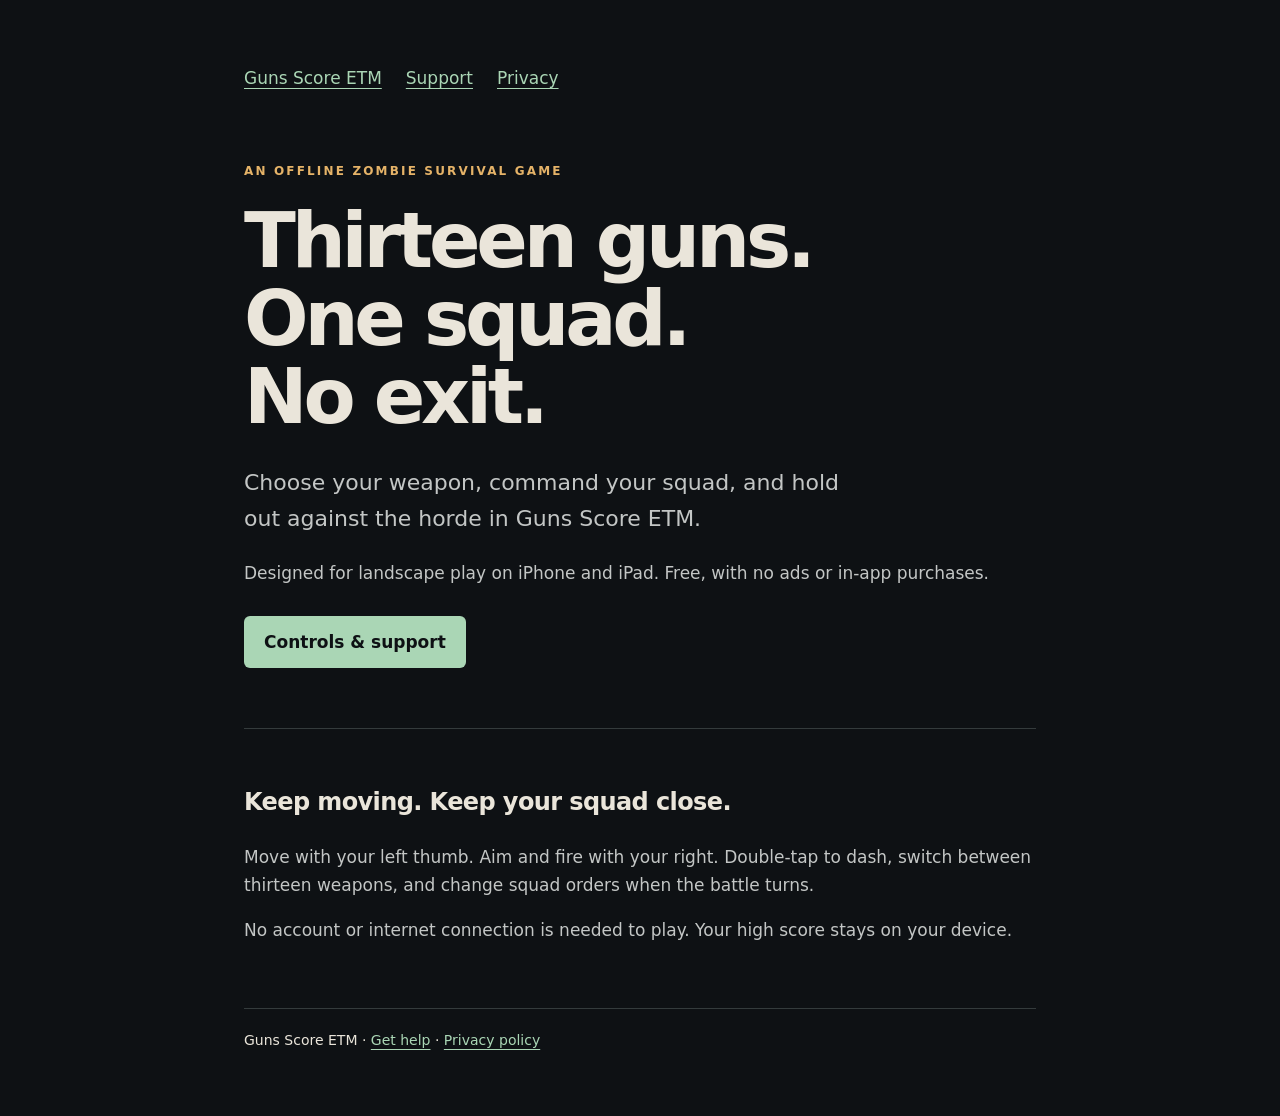
<file: index.html>
<!doctype html>
<html lang="en"><head><meta charset="utf-8"><meta name="viewport" content="width=device-width,initial-scale=1"><meta name="description" content="Guns Score ETM game support and privacy information."><title>The game — Guns Score ETM</title><link rel="stylesheet" href="style.css"></head><body><main><nav aria-label="Main navigation"><a href="index.html">Guns Score ETM</a><a href="support.html">Support</a><a href="privacy.html">Privacy</a></nav><div class="eyebrow">An offline zombie survival game</div><h1>Thirteen guns.<br>One squad.<br>No exit.</h1><p class="lead">Choose your weapon, command your squad, and hold out against the horde in Guns Score ETM.</p><p>Designed for landscape play on iPhone and iPad. Free, with no ads or in-app purchases.</p><a class="button" href="support.html">Controls &amp; support</a><section><h2>Keep moving. Keep your squad close.</h2><p>Move with your left thumb. Aim and fire with your right. Double-tap to dash, switch between thirteen weapons, and change squad orders when the battle turns.</p><p>No account or internet connection is needed to play. Your high score stays on your device.</p></section><footer>Guns Score ETM · <a href="support.html">Get help</a> · <a href="privacy.html">Privacy policy</a></footer></main></body></html>
</file>
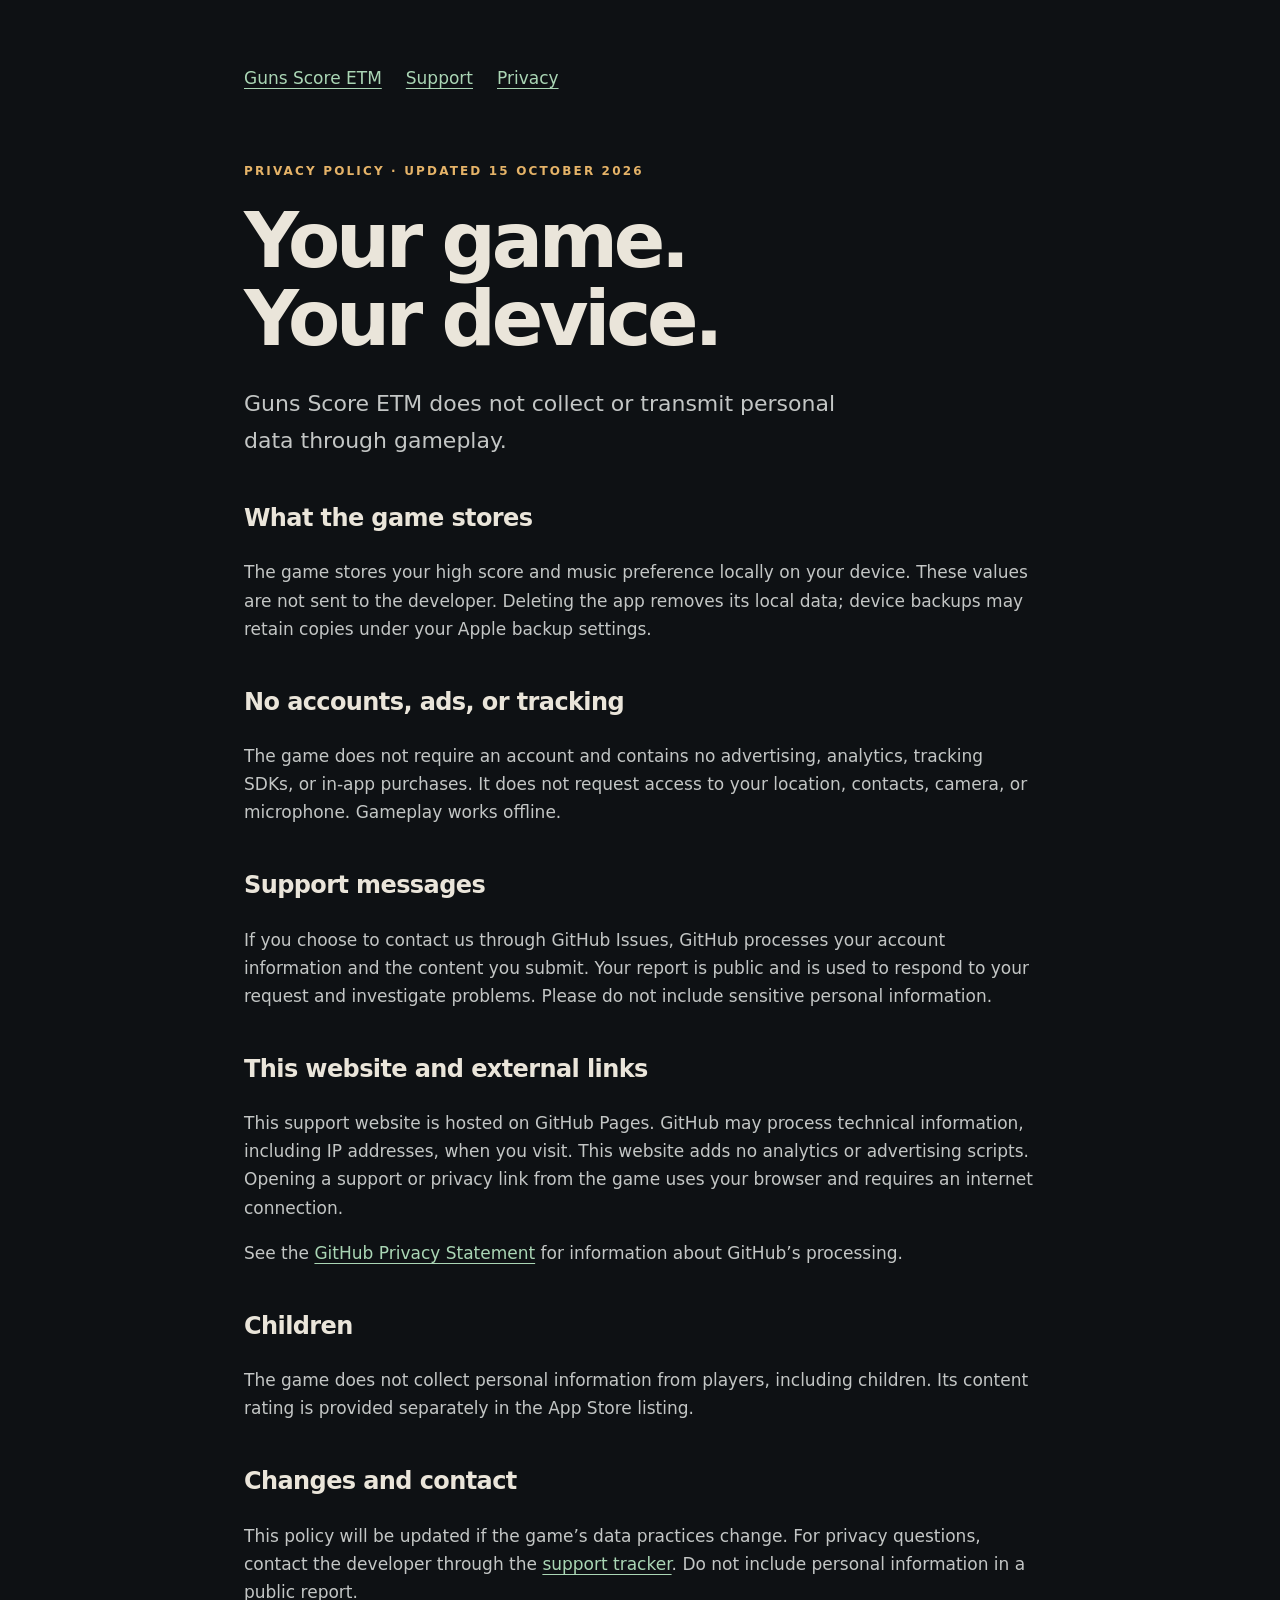
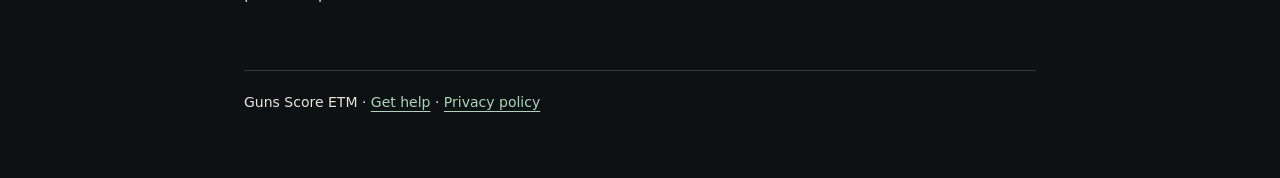
<file: privacy.html>
<!doctype html>
<html lang="en"><head><meta charset="utf-8"><meta name="viewport" content="width=device-width,initial-scale=1"><meta name="description" content="Guns Score ETM game support and privacy information."><title>Privacy policy — Guns Score ETM</title><link rel="stylesheet" href="style.css"></head><body><main><nav aria-label="Main navigation"><a href="index.html">Guns Score ETM</a><a href="support.html">Support</a><a href="privacy.html">Privacy</a></nav><div class="eyebrow">Privacy policy · Updated 15 October 2026</div><h1>Your game.<br>Your device.</h1><p class="lead">Guns Score ETM does not collect or transmit personal data through gameplay.</p><h2>What the game stores</h2><p>The game stores your high score and music preference locally on your device. These values are not sent to the developer. Deleting the app removes its local data; device backups may retain copies under your Apple backup settings.</p><h2>No accounts, ads, or tracking</h2><p>The game does not require an account and contains no advertising, analytics, tracking SDKs, or in-app purchases. It does not request access to your location, contacts, camera, or microphone. Gameplay works offline.</p><h2>Support messages</h2><p>If you choose to contact us through GitHub Issues, GitHub processes your account information and the content you submit. Your report is public and is used to respond to your request and investigate problems. Please do not include sensitive personal information.</p><h2>This website and external links</h2><p>This support website is hosted on GitHub Pages. GitHub may process technical information, including IP addresses, when you visit. This website adds no analytics or advertising scripts. Opening a support or privacy link from the game uses your browser and requires an internet connection.</p><p>See the <a href="https://docs.github.com/en/site-policy/privacy-policies/github-general-privacy-statement">GitHub Privacy Statement</a> for information about GitHub’s processing.</p><h2>Children</h2><p>The game does not collect personal information from players, including children. Its content rating is provided separately in the App Store listing.</p><h2>Changes and contact</h2><p>This policy will be updated if the game’s data practices change. For privacy questions, contact the developer through the <a href="https://github.com/spichen/guns-score-etm-support/issues/new">support tracker</a>. Do not include personal information in a public report.</p><footer>Guns Score ETM · <a href="support.html">Get help</a> · <a href="privacy.html">Privacy policy</a></footer></main></body></html>
</file>
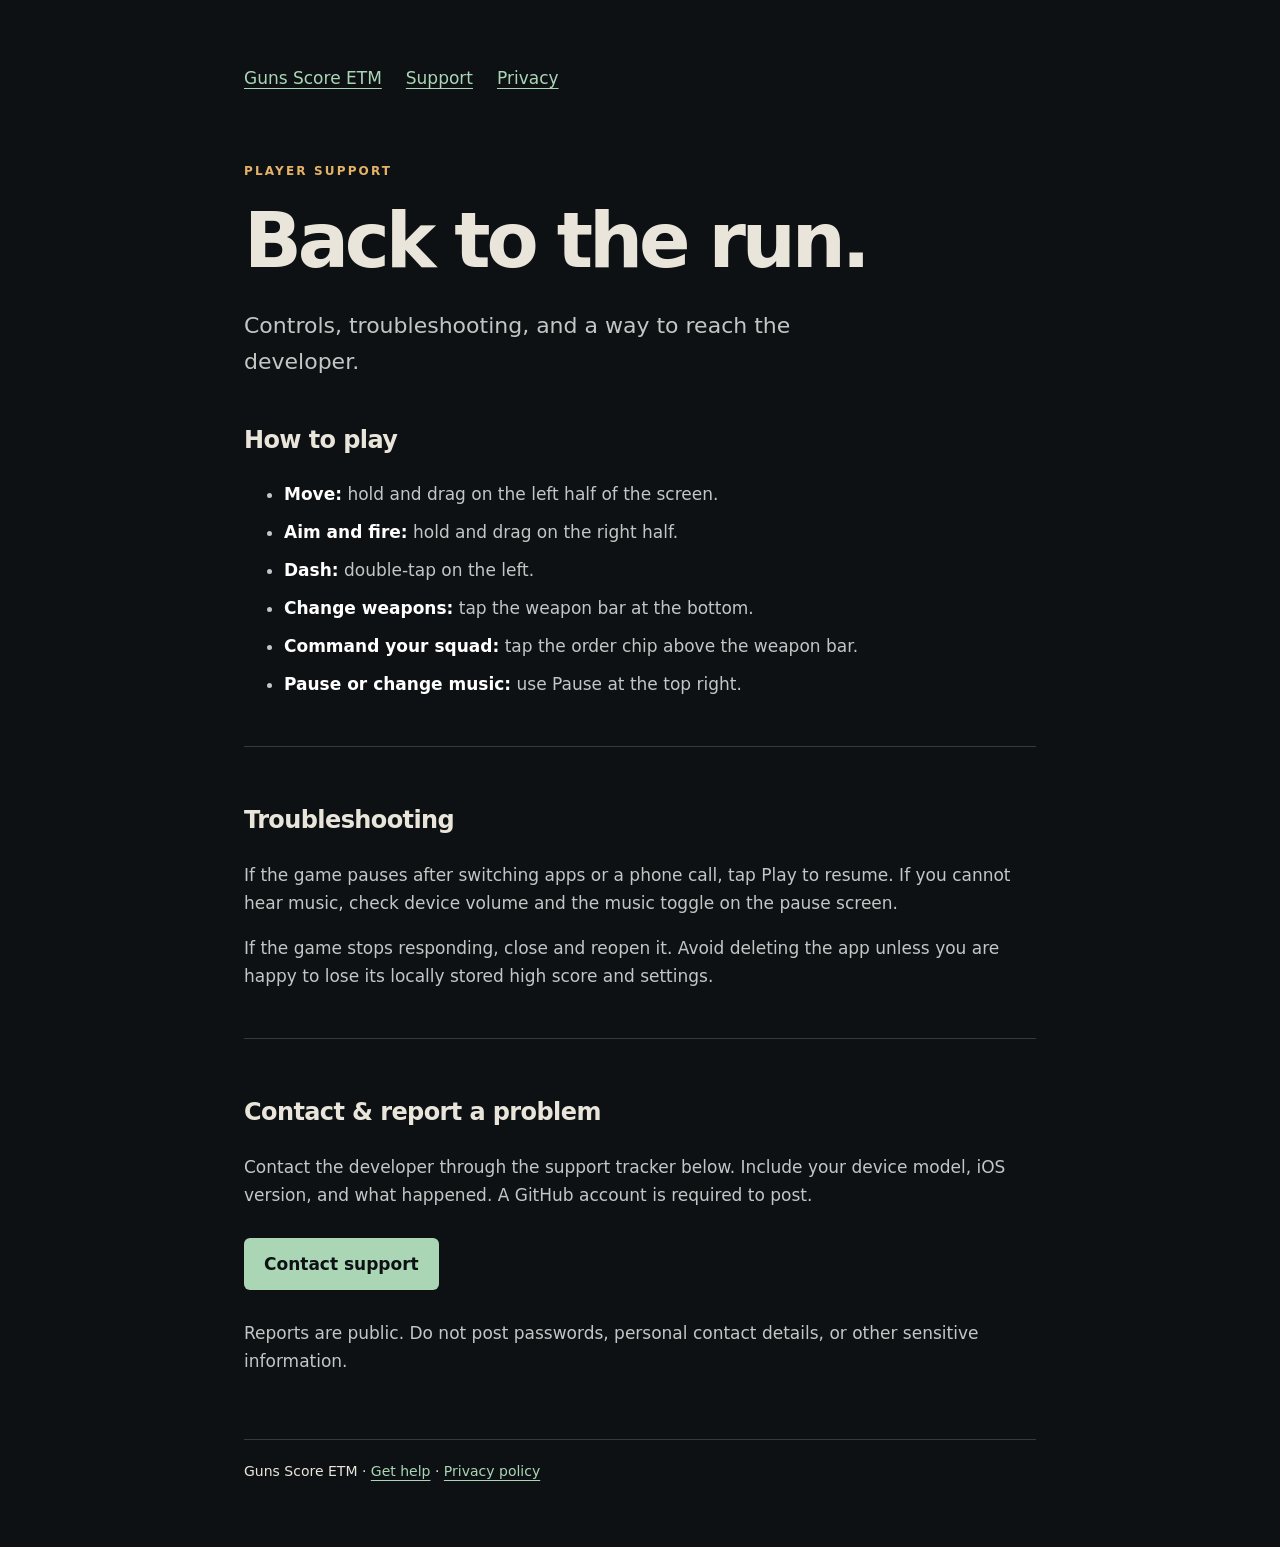
<file: support.html>
<!doctype html>
<html lang="en"><head><meta charset="utf-8"><meta name="viewport" content="width=device-width,initial-scale=1"><meta name="description" content="Guns Score ETM game support and privacy information."><title>Support — Guns Score ETM</title><link rel="stylesheet" href="style.css"></head><body><main><nav aria-label="Main navigation"><a href="index.html">Guns Score ETM</a><a href="support.html">Support</a><a href="privacy.html">Privacy</a></nav><div class="eyebrow">Player support</div><h1>Back to the run.</h1><p class="lead">Controls, troubleshooting, and a way to reach the developer.</p><h2>How to play</h2><ul><li><strong>Move:</strong> hold and drag on the left half of the screen.</li><li><strong>Aim and fire:</strong> hold and drag on the right half.</li><li><strong>Dash:</strong> double-tap on the left.</li><li><strong>Change weapons:</strong> tap the weapon bar at the bottom.</li><li><strong>Command your squad:</strong> tap the order chip above the weapon bar.</li><li><strong>Pause or change music:</strong> use Pause at the top right.</li></ul><section><h2>Troubleshooting</h2><p>If the game pauses after switching apps or a phone call, tap Play to resume. If you cannot hear music, check device volume and the music toggle on the pause screen.</p><p>If the game stops responding, close and reopen it. Avoid deleting the app unless you are happy to lose its locally stored high score and settings.</p></section><section><h2>Contact &amp; report a problem</h2><p>Contact the developer through the support tracker below. Include your device model, iOS version, and what happened. A GitHub account is required to post.</p><a class="button" href="https://github.com/spichen/guns-score-etm-support/issues/new">Contact support</a><p>Reports are public. Do not post passwords, personal contact details, or other sensitive information.</p></section><footer>Guns Score ETM · <a href="support.html">Get help</a> · <a href="privacy.html">Privacy policy</a></footer></main></body></html>
</file>
<file: style.css>
*{box-sizing:border-box}body{margin:0;background:#0e1114;color:#eae5da;font:17px/1.65 system-ui,sans-serif}main{max-width:840px;margin:auto;padding:64px 24px}nav{display:flex;gap:24px;flex-wrap:wrap;margin-bottom:70px}a{color:#aad6b5;text-underline-offset:4px}a:focus-visible{outline:3px solid #e5b368;outline-offset:5px}.eyebrow{color:#e5b368;text-transform:uppercase;letter-spacing:.18em;font-size:12px;font-weight:800}h1{font-size:clamp(40px,8vw,76px);line-height:1.03;letter-spacing:-.055em;margin:20px 0 28px}h2{font-size:24px;letter-spacing:-.025em;margin-top:40px}p,li{color:#c3c6c5}strong{color:#fff}.lead{font-size:22px;max-width:620px}section{border-top:1px solid #343b3c;margin-top:48px;padding-top:14px}.button{display:inline-block;background:#aad6b5;color:#0e1114;padding:12px 20px;border-radius:6px;text-decoration:none;font-weight:750;margin:12px 0}footer{border-top:1px solid #343b3c;margin-top:64px;padding-top:20px;font-size:14px}li{margin:10px 0}
</file>
